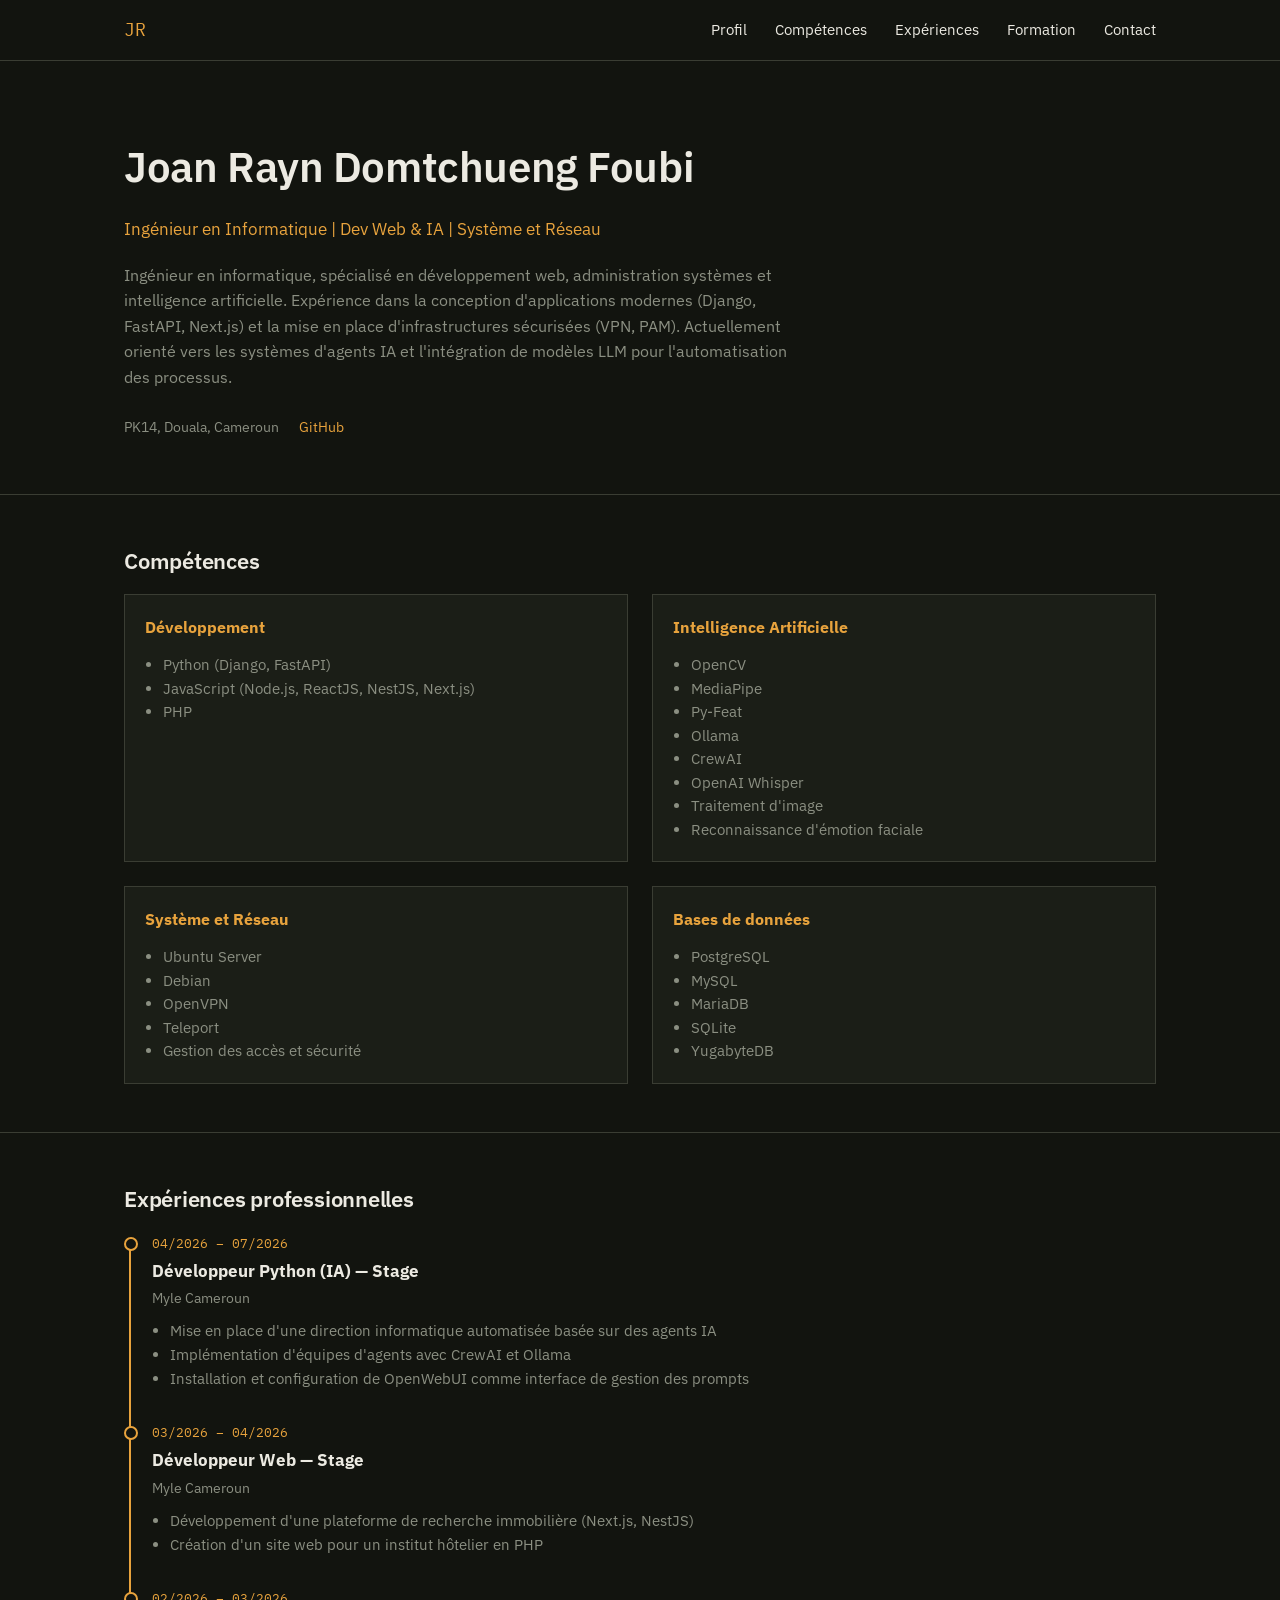
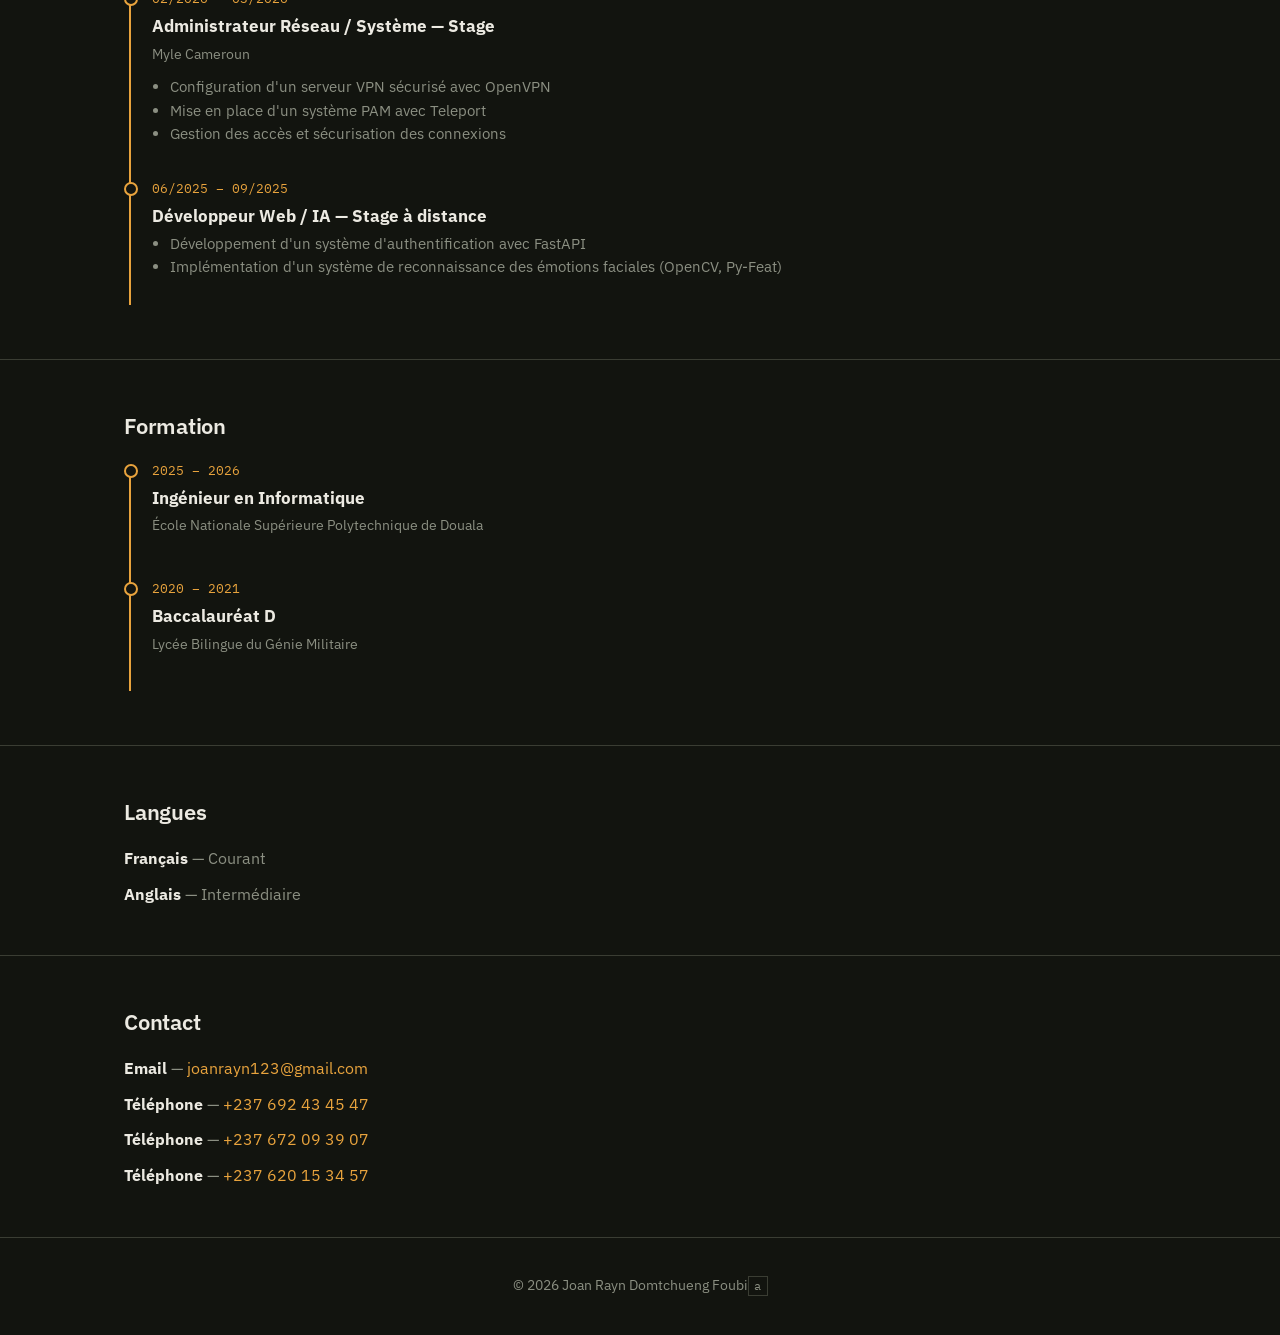
<file: index.html>
<!DOCTYPE html>
<html lang="fr">
<head>
  <meta charset="UTF-8">
  <meta name="viewport" content="width=device-width, initial-scale=1.0">
  <title>Joan Rayn Domtchueng Foubi — Portfolio</title>
  <link rel="stylesheet" href="css/main.css">
  <link rel="preconnect" href="https://fonts.googleapis.com">
  <link rel="preconnect" href="https://fonts.gstatic.com" crossorigin>
  <link href="https://fonts.googleapis.com/css2?family=IBM+Plex+Mono:wght@400;500&family=IBM+Plex+Sans:wght@400;500;600&display=swap" rel="stylesheet">
  <link rel="stylesheet" href="css/main.css">
</head>
<body>

  <header class="site-header">
    <div class="container header-inner">
      <span class="logo">JR</span>
      <nav class="main-nav">
        <ul>
          <li><a href="#profil">Profil</a></li>
          <li><a href="#competences">Compétences</a></li>
          <li><a href="#experiences">Expériences</a></li>
          <li><a href="#formations">Formation</a></li>
          <li><a href="#contact">Contact</a></li>
        </ul>
      </nav>
      <button class="nav-toggle" aria-label="Ouvrir le menu">☰</button>
    </div>
  </header>

  <main>

    <section id="profil" class="hero">
      <div class="container">
        <h1 id="profil-nom"></h1>
        <p id="profil-titre" class="subtitle"></p>
        <p id="profil-resume" class="resume"></p>
        <div class="contact-quick">
          <span id="profil-localisation"></span>
          <a id="profil-github" href="#" target="_blank">GitHub</a>
        </div>
      </div>
    </section>

    <section id="competences" class="section">
      <div class="container">
        <h2>Compétences</h2>
        <div id="competences-list" class="competences-grid">
          <!-- généré dynamiquement : une carte par catégorie -->
        </div>
      </div>
    </section>

    <section id="experiences" class="section">
      <div class="container">
        <h2>Expériences professionnelles</h2>
        <div id="experiences-list" class="timeline">
          <!-- généré dynamiquement : une entrée par expérience -->
        </div>
      </div>
    </section>

    <section id="formations" class="section">
      <div class="container">
        <h2>Formation</h2>
        <div id="formations-list" class="timeline">
          <!-- généré dynamiquement -->
        </div>
      </div>
    </section>

    <section id="langues" class="section">
      <div class="container">
        <h2>Langues</h2>
        <ul id="langues-list" class="langues-list">
          <!-- généré dynamiquement -->
        </ul>
      </div>
    </section>

    <section id="contact" class="section contact-section">
      <div class="container">
        <h2>Contact</h2>
        <ul id="contact-list" class="contact-list">
          <!-- email + téléphones générés dynamiquement -->
        </ul>
      </div>
    </section>

  </main>

  <footer class="site-footer">
    <div class="container">
      <p>&copy; <span id="annee-courante"></span> Joan Rayn Domtchueng Foubi<span id="admin-access" class="admin-access" role="link" tabindex="0" aria-label="Accès admin"> a</span></p>    
    </div>
  </footer>

  <script src="js/storage.js"></script>
  <script src="js/main.js"></script>
</body>
</html>
</file>
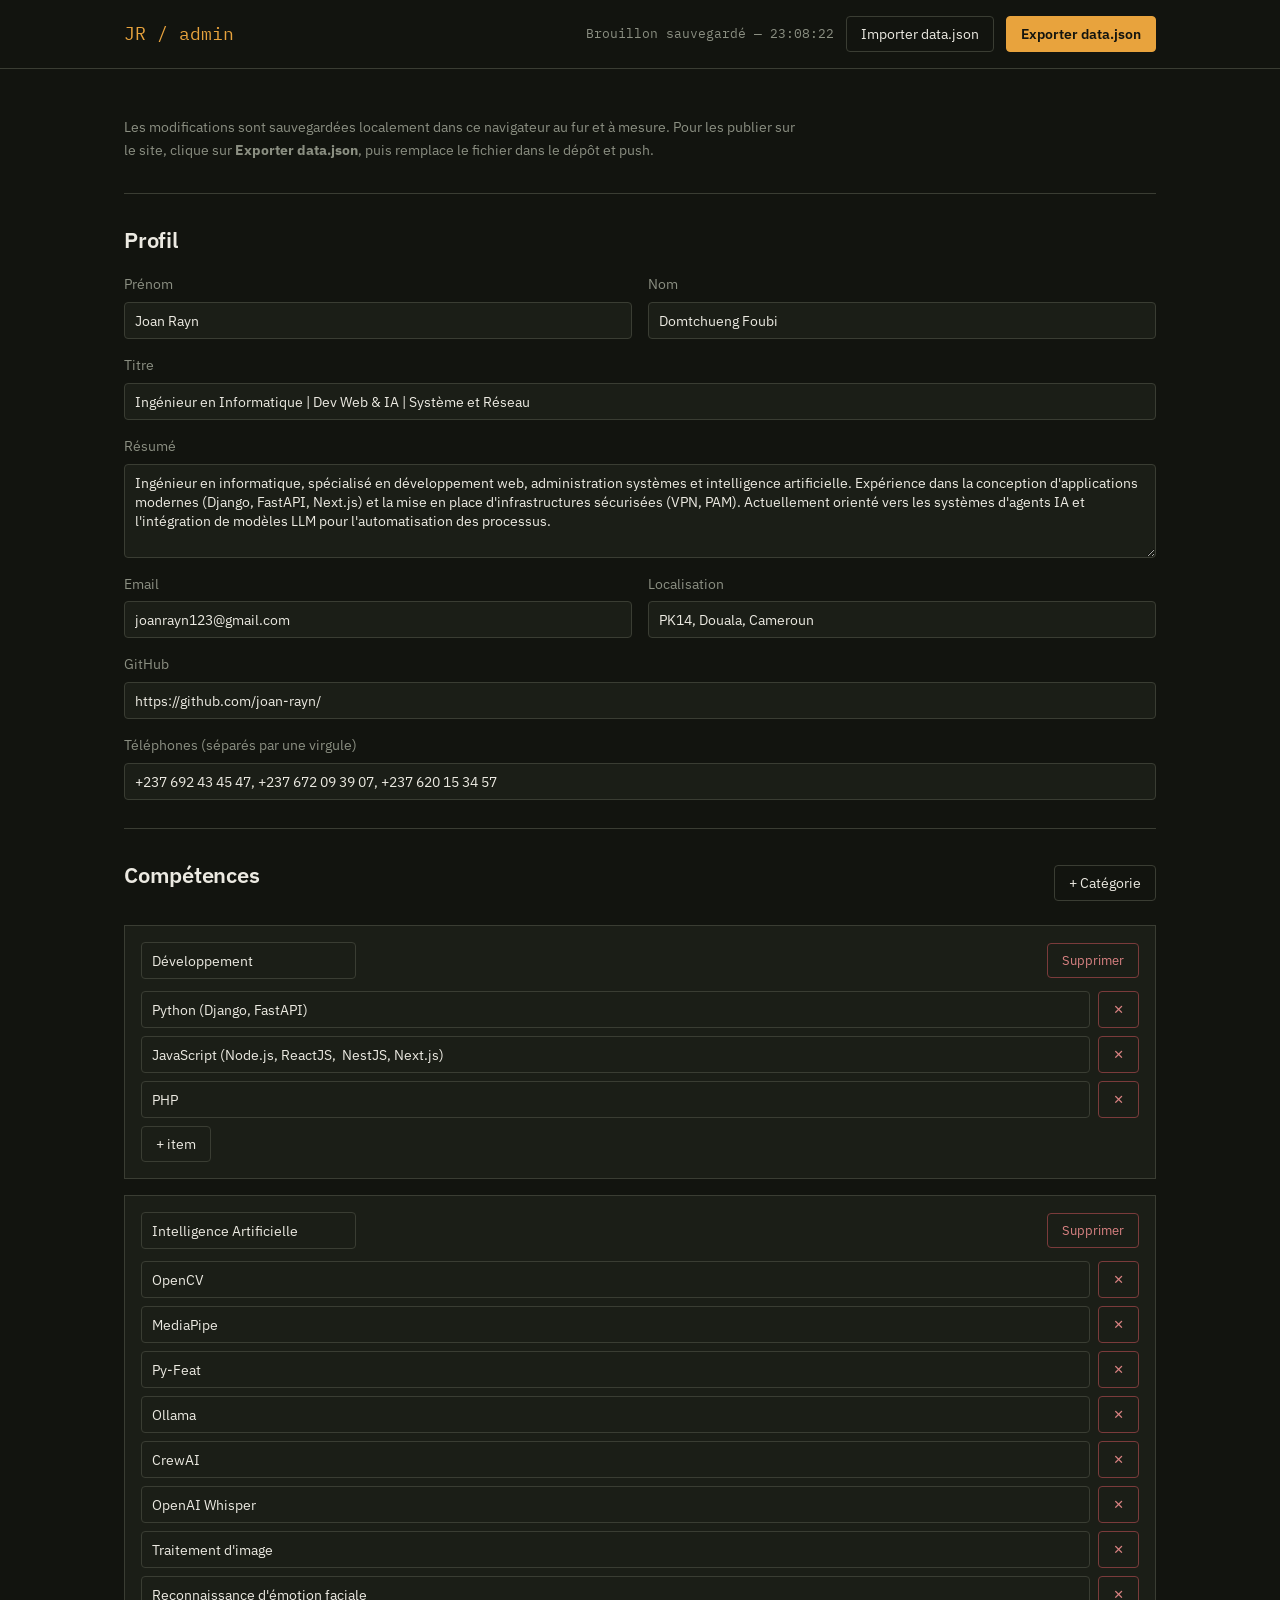
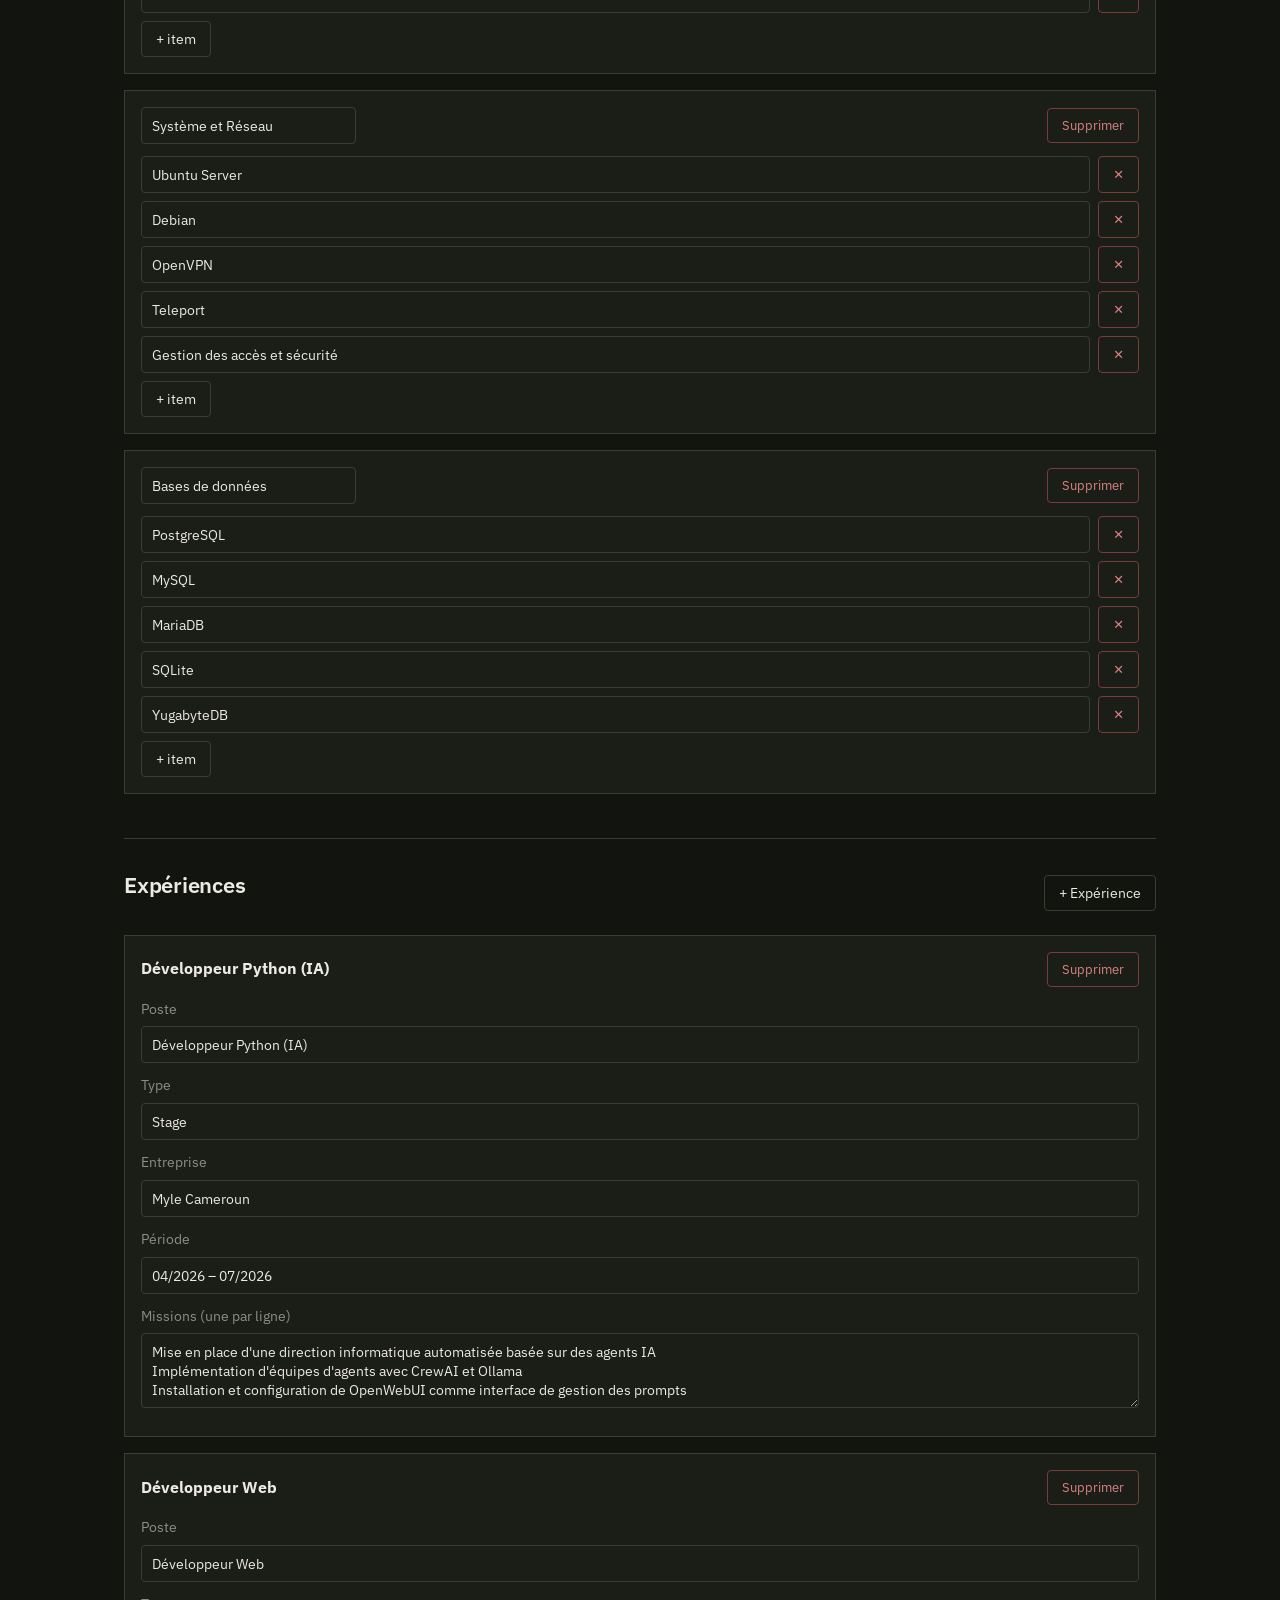
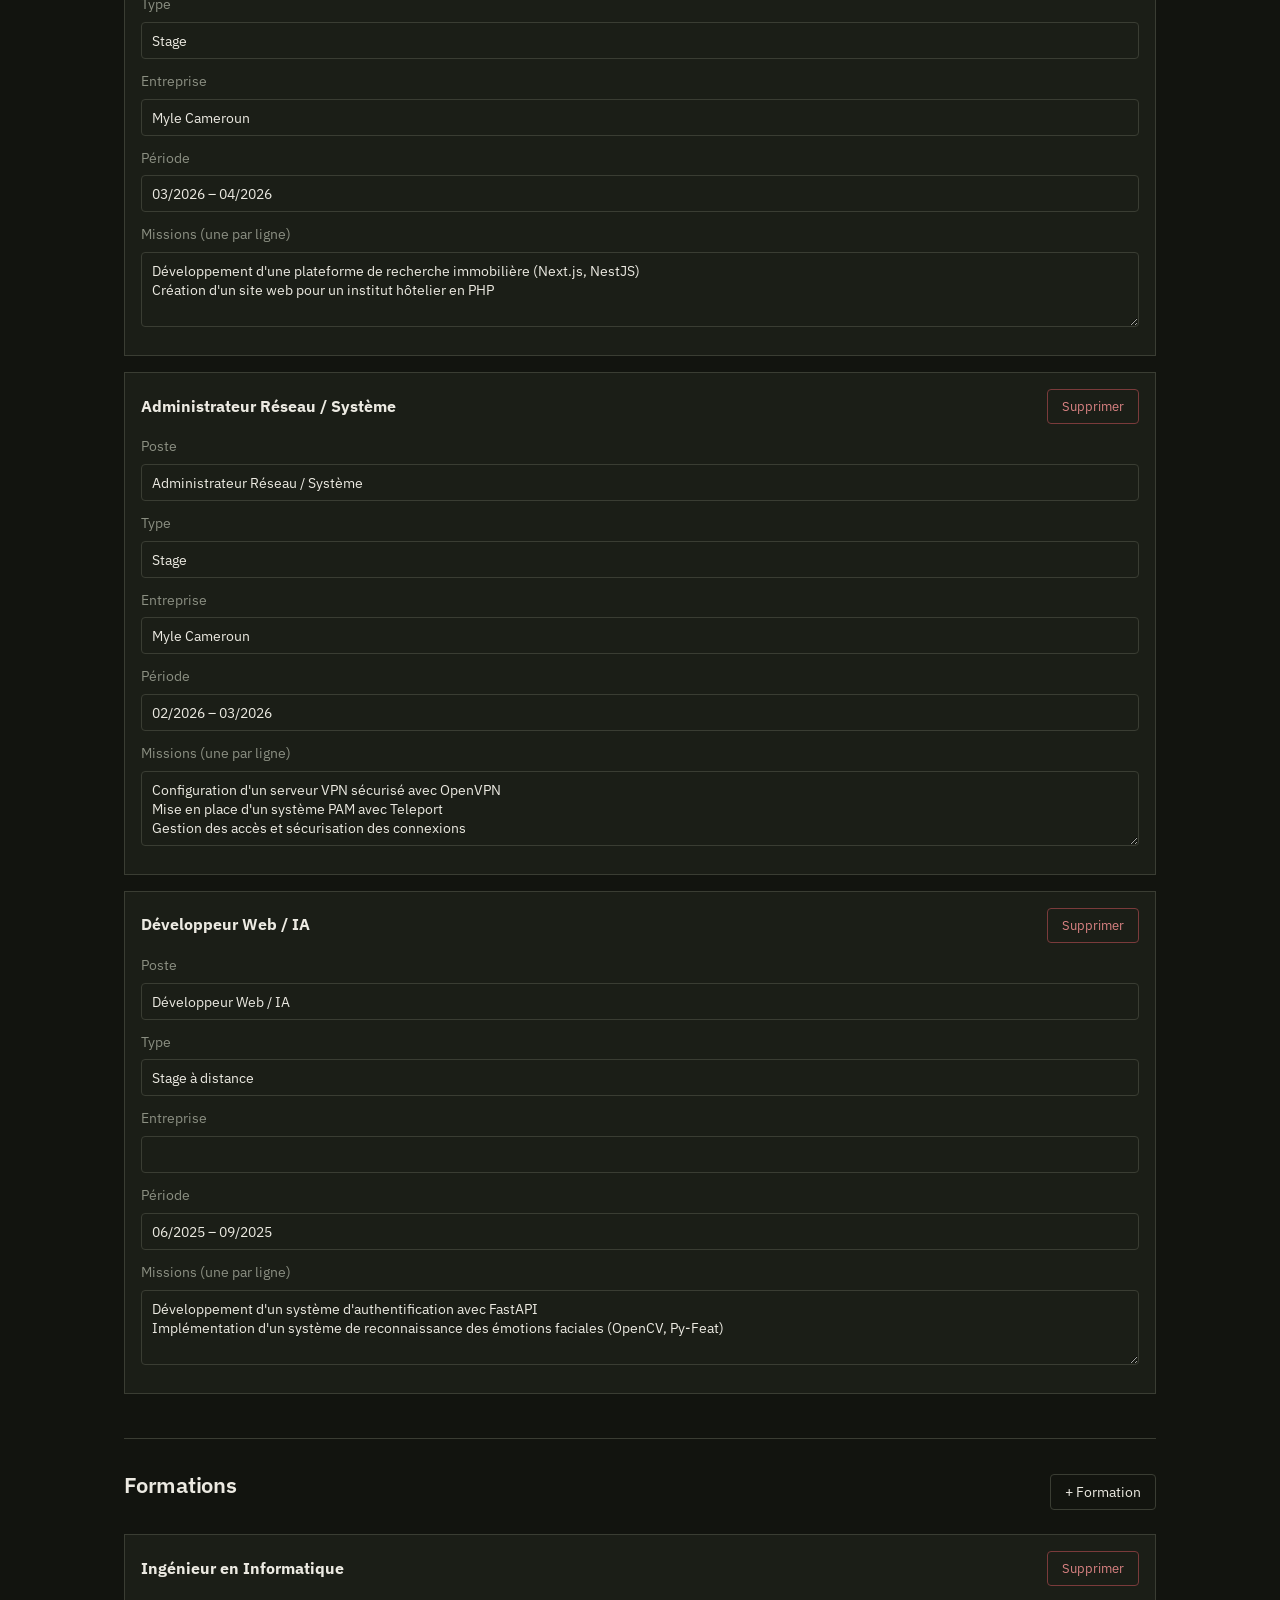
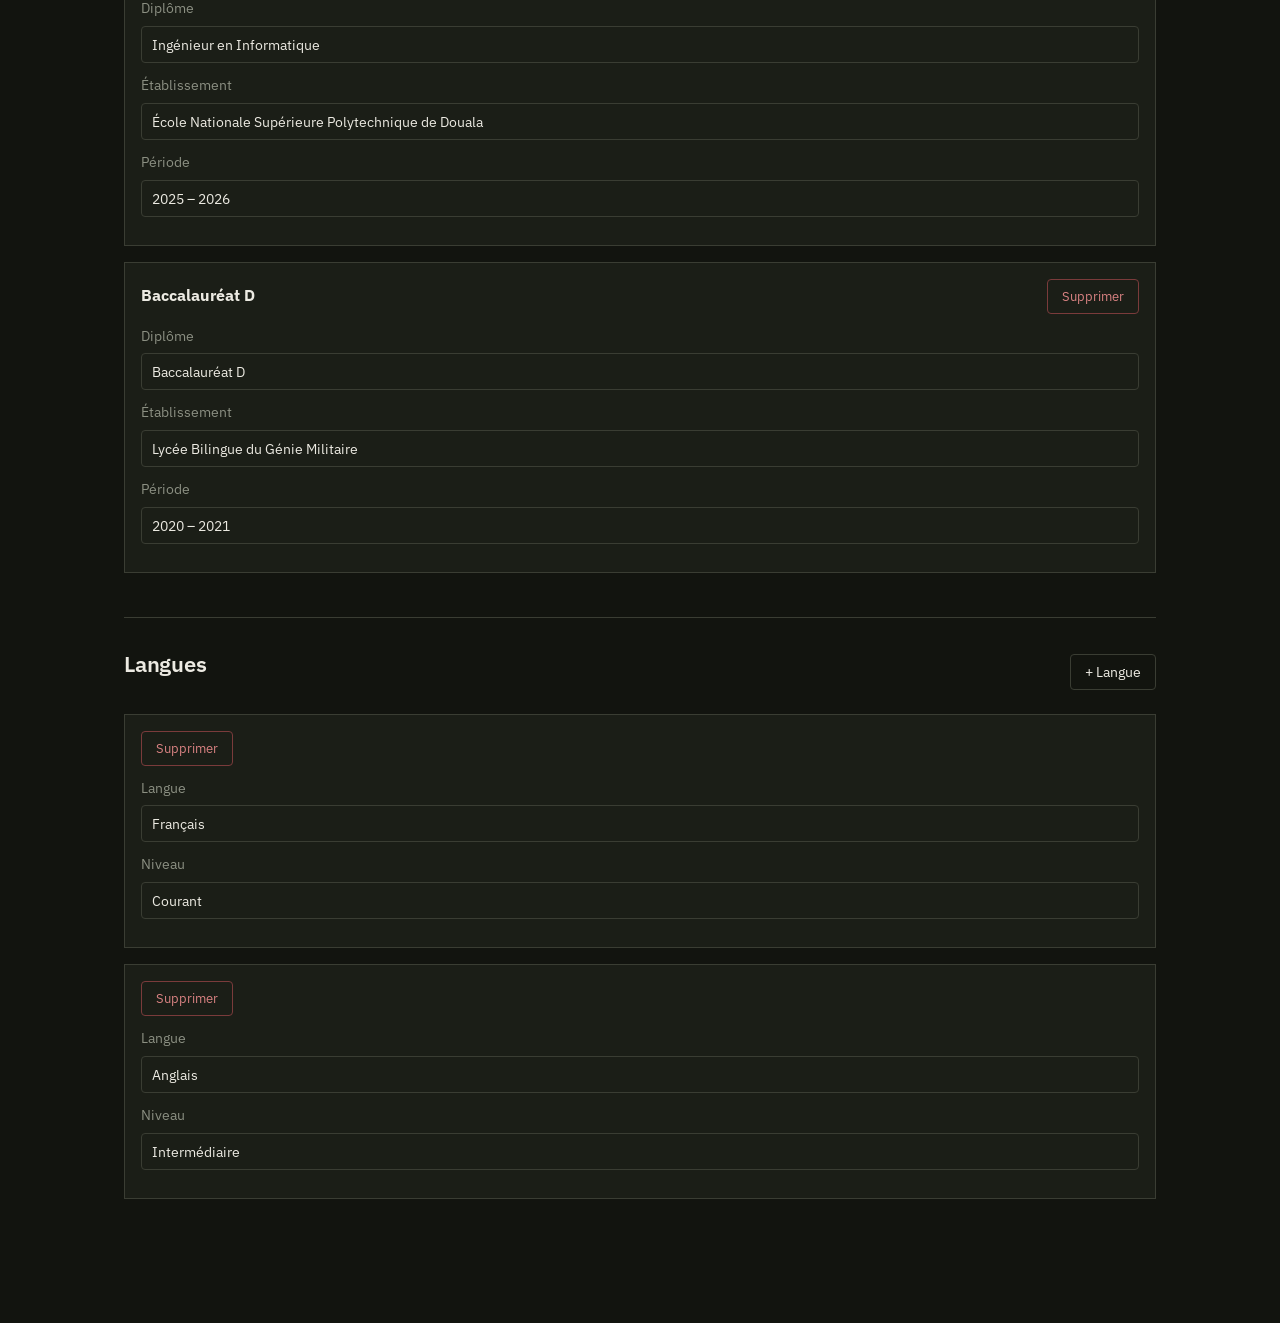
<file: admin.html>
<!DOCTYPE html>
<html lang="fr">
<head>
  <meta charset="UTF-8">
  <meta name="viewport" content="width=device-width, initial-scale=1.0">
  <title>Admin — Portfolio</title>
  <link rel="preconnect" href="https://fonts.googleapis.com">
  <link rel="preconnect" href="https://fonts.gstatic.com" crossorigin>
  <link href="https://fonts.googleapis.com/css2?family=IBM+Plex+Mono:wght@400;500&family=IBM+Plex+Sans:wght@400;500;600&display=swap" rel="stylesheet">
  <link rel="stylesheet" href="css/main.css">
  <link rel="stylesheet" href="css/admin.css">
</head>
<body class="admin-body">

  <header class="site-header">
    <div class="container header-inner">
      <span class="logo">JR / admin</span>
      <div class="admin-actions">
        <span id="statut-sauvegarde" class="statut"></span>
        <button id="btn-importer" class="btn btn-outline">Importer data.json</button>
        <button id="btn-exporter" class="btn btn-accent">Exporter data.json</button>
      </div>
    </div>
  </header>

  <input type="file" id="fichier-import" accept="application/json" hidden>

  <main class="container admin-main">

    <p class="admin-note">
      Les modifications sont sauvegardées localement dans ce navigateur au fur et à mesure.
      Pour les publier sur le site, clique sur <strong>Exporter data.json</strong>, puis remplace
      le fichier dans le dépôt et push.
    </p>

    <section class="admin-section">
      <h2>Profil</h2>
      <form id="form-profil" class="form-grid">
        <label>Prénom <input type="text" name="prenom"></label>
        <label>Nom <input type="text" name="nom"></label>
        <label class="span-2">Titre <input type="text" name="titre"></label>
        <label class="span-2">Résumé <textarea name="resume" rows="4"></textarea></label>
        <label>Email <input type="email" name="email"></label>
        <label>Localisation <input type="text" name="localisation"></label>
        <label class="span-2">GitHub <input type="url" name="github"></label>
        <label class="span-2">Téléphones (séparés par une virgule)
          <input type="text" name="telephones">
        </label>
      </form>
    </section>

    <section class="admin-section">
      <div class="admin-section-header">
        <h2>Compétences</h2>
        <button class="btn btn-outline" data-action="ajouter-competence">+ Catégorie</button>
      </div>
      <div id="admin-competences"></div>
    </section>

    <section class="admin-section">
      <div class="admin-section-header">
        <h2>Expériences</h2>
        <button class="btn btn-outline" data-action="ajouter-experience">+ Expérience</button>
      </div>
      <div id="admin-experiences"></div>
    </section>

    <section class="admin-section">
      <div class="admin-section-header">
        <h2>Formations</h2>
        <button class="btn btn-outline" data-action="ajouter-formation">+ Formation</button>
      </div>
      <div id="admin-formations"></div>
    </section>

    <section class="admin-section">
      <div class="admin-section-header">
        <h2>Langues</h2>
        <button class="btn btn-outline" data-action="ajouter-langue">+ Langue</button>
      </div>
      <div id="admin-langues"></div>
    </section>

  </main>

  <script src="js/storage.js"></script>
  <script src="js/admin.js"></script>
</body>
</html>
</file>
<file: css/main.css>
/* ===== Base ===== */
:root {
  --bg: #12140F;
  --surface: #1B1E17;
  --border: #3A3D33;
  --text: #ECEAE2;
  --text-muted: #8B8F82;
  --accent: #E8A33D;
  --font-sans: 'IBM Plex Sans', system-ui, sans-serif;
  --font-mono: 'IBM Plex Mono', ui-monospace, monospace;
  --max-width: 1080px;
  --reading-width: 680px;
}

* { box-sizing: border-box; }

html { scroll-behavior: smooth; }

body {
  margin: 0;
  background: var(--bg);
  color: var(--text);
  font-family: var(--font-sans);
  font-size: 16px;
  line-height: 1.6;
}

.container {
  max-width: var(--max-width);
  margin: 0 auto;
  padding: 0 24px;
}

a { color: var(--accent); text-decoration: none; }
a:hover, a:focus-visible { text-decoration: underline; }
a:focus-visible, button:focus-visible { outline: 2px solid var(--accent); outline-offset: 2px; }

h1, h2 { font-weight: 600; margin: 0 0 16px; letter-spacing: -0.01em; }
h1 { font-size: clamp(1.9rem, 4vw, 2.6rem); }
h2 { font-size: 1.4rem; }

@media (prefers-reduced-motion: reduce) {
  html { scroll-behavior: auto; }
  * { transition: none !important; animation: none !important; }
}

/* ===== Header ===== */
.site-header {
  border-bottom: 1px solid var(--border);
  position: sticky;
  top: 0;
  background: var(--bg);
  z-index: 10;
}

.header-inner {
  display: flex;
  align-items: center;
  justify-content: space-between;
  padding-top: 16px;
  padding-bottom: 16px;
}

.logo {
  font-family: var(--font-mono);
  font-size: 1.1rem;
  color: var(--accent);
}

.main-nav ul {
  list-style: none;
  display: flex;
  gap: 28px;
  margin: 0;
  padding: 0;
}

.main-nav a {
  color: var(--text);
  font-size: 0.95rem;
}

.nav-toggle {
  display: none;
  background: none;
  border: none;
  color: var(--text);
  font-size: 1.4rem;
  cursor: pointer;
}

/* ===== Hero / Profil ===== */
.hero {
  padding: 72px 0 56px;
}

.hero .subtitle {
  color: var(--accent);
  font-size: 1.05rem;
  margin: 0 0 20px;
}

.hero .resume {
  max-width: var(--reading-width);
  color: var(--text-muted);
}

.contact-quick {
  display: flex;
  gap: 20px;
  margin-top: 24px;
  font-size: 0.9rem;
  color: var(--text-muted);
}

/* ===== Sections communes ===== */
.section {
  padding: 48px 0;
  border-top: 1px solid var(--border);
}

/* ===== Compétences ===== */
.competences-grid {
  display: grid;
  grid-template-columns: repeat(2, 1fr);
  gap: 24px;
}

.competence-card {
  background: var(--surface);
  border: 1px solid var(--border);
  padding: 20px;
}

.competence-card h3 {
  margin: 0 0 12px;
  font-size: 1rem;
  color: var(--accent);
}

.competence-card ul {
  margin: 0;
  padding-left: 18px;
  color: var(--text-muted);
  font-size: 0.92rem;
}

/* ===== Timeline (Expériences / Formation) ===== */
.timeline {
  position: relative;
  padding-left: 28px;
}

.timeline::before {
  content: '';
  position: absolute;
  left: 5px;
  top: 6px;
  bottom: 6px;
  width: 2px;
  background: var(--accent);
}

.timeline-item {
  position: relative;
  padding-bottom: 32px;
}

.timeline-item::before {
  content: '';
  position: absolute;
  left: -28px;
  top: 4px;
  width: 10px;
  height: 10px;
  border-radius: 50%;
  background: var(--bg);
  border: 2px solid var(--accent);
}

.timeline-item .periode {
  font-family: var(--font-mono);
  font-size: 0.82rem;
  color: var(--accent);
  display: block;
  margin-bottom: 4px;
}

.timeline-item h3 {
  margin: 0 0 2px;
  font-size: 1.05rem;
}

.timeline-item .entreprise {
  color: var(--text-muted);
  font-size: 0.9rem;
  margin: 0 0 10px;
}

.timeline-item ul {
  margin: 0;
  padding-left: 18px;
  color: var(--text-muted);
  font-size: 0.92rem;
}

/* ===== Langues / Contact ===== */
.langues-list, .contact-list {
  list-style: none;
  padding: 0;
  margin: 0;
  display: flex;
  flex-direction: column;
  gap: 10px;
  color: var(--text-muted);
}

.langues-list li strong,
.contact-list li strong {
  color: var(--text);
}

/* ===== Footer ===== */
.site-footer {
  border-top: 1px solid var(--border);
  padding: 24px 0;
  color: var(--text-muted);
  font-size: 0.85rem;
  display: flex;
  justify-content: space-between;
  align-items: center;
}

/* après */
.admin-access {
  width: 20px;
  height: 20px;
  display: inline-flex;
  align-items: center;
  justify-content: center;
  border: 1px solid var(--border);
  color: var(--text-muted);
  font-family: var(--font-mono);
  font-size: 0.75rem;
  cursor: pointer;
  user-select: none;
}


.admin-access:focus-visible {
  border-color: var(--accent);
  color: var(--accent);
}

/* ===== Responsive ===== */
@media (max-width: 720px) {
  .main-nav {
    position: absolute;
    top: 100%;
    left: 0;
    right: 0;
    background: var(--bg);
    border-bottom: 1px solid var(--border);
    display: none;
  }

  .main-nav.is-open { display: block; }

  .main-nav ul {
    flex-direction: column;
    gap: 0;
    padding: 8px 24px 16px;
  }

  .main-nav li { padding: 10px 0; border-top: 1px solid var(--border); }

  .nav-toggle { display: block; }

  .competences-grid {
    grid-template-columns: 1fr;
  }

  .hero { padding: 48px 0 40px; }
}
</file>
<file: css/admin.css>
.admin-body { background: var(--bg); }

.admin-actions {
  display: flex;
  align-items: center;
  gap: 12px;
}

.statut {
  font-size: 0.8rem;
  color: var(--text-muted);
  font-family: var(--font-mono);
}

.btn {
  font-family: var(--font-sans);
  font-size: 0.85rem;
  padding: 8px 14px;
  border-radius: 4px;
  cursor: pointer;
  border: 1px solid var(--border);
  background: transparent;
  color: var(--text);
}

.btn-outline:hover { border-color: var(--accent); }

.btn-accent {
  background: var(--accent);
  color: #12140F;
  border-color: var(--accent);
  font-weight: 600;
}

.btn-danger {
  border-color: #7A3B3B;
  color: #D98282;
  font-size: 0.8rem;
}

.admin-main { padding: 32px 24px 80px; }

.admin-note {
  color: var(--text-muted);
  font-size: 0.9rem;
  max-width: var(--reading-width);
  margin-bottom: 32px;
}

.admin-section {
  border-top: 1px solid var(--border);
  padding: 28px 0;
}

.admin-section-header {
  display: flex;
  justify-content: space-between;
  align-items: center;
  margin-bottom: 16px;
}

.form-grid {
  display: grid;
  grid-template-columns: 1fr 1fr;
  gap: 16px;
}

.form-grid .span-2 { grid-column: 1 / -1; }

.form-grid label {
  display: flex;
  flex-direction: column;
  gap: 6px;
  font-size: 0.85rem;
  color: var(--text-muted);
}

.form-grid input,
.form-grid textarea,
.admin-card input,
.admin-card textarea {
  background: var(--surface);
  border: 1px solid var(--border);
  color: var(--text);
  padding: 8px 10px;
  border-radius: 4px;
  font-family: var(--font-sans);
  font-size: 0.9rem;
}

.admin-card {
  background: var(--surface);
  border: 1px solid var(--border);
  padding: 16px;
  margin-bottom: 16px;
}

.admin-card-header {
  display: flex;
  justify-content: space-between;
  align-items: center;
  margin-bottom: 12px;
}

.admin-card .champ {
  display: flex;
  flex-direction: column;
  gap: 6px;
  margin-bottom: 12px;
  font-size: 0.85rem;
  color: var(--text-muted);
}

.liste-items { margin-top: 8px; }

.liste-items .item-ligne {
  display: flex;
  gap: 8px;
  margin-bottom: 8px;
}

.liste-items .item-ligne input { flex: 1; }

@media (max-width: 720px) {
  .form-grid { grid-template-columns: 1fr; }
}
</file>
